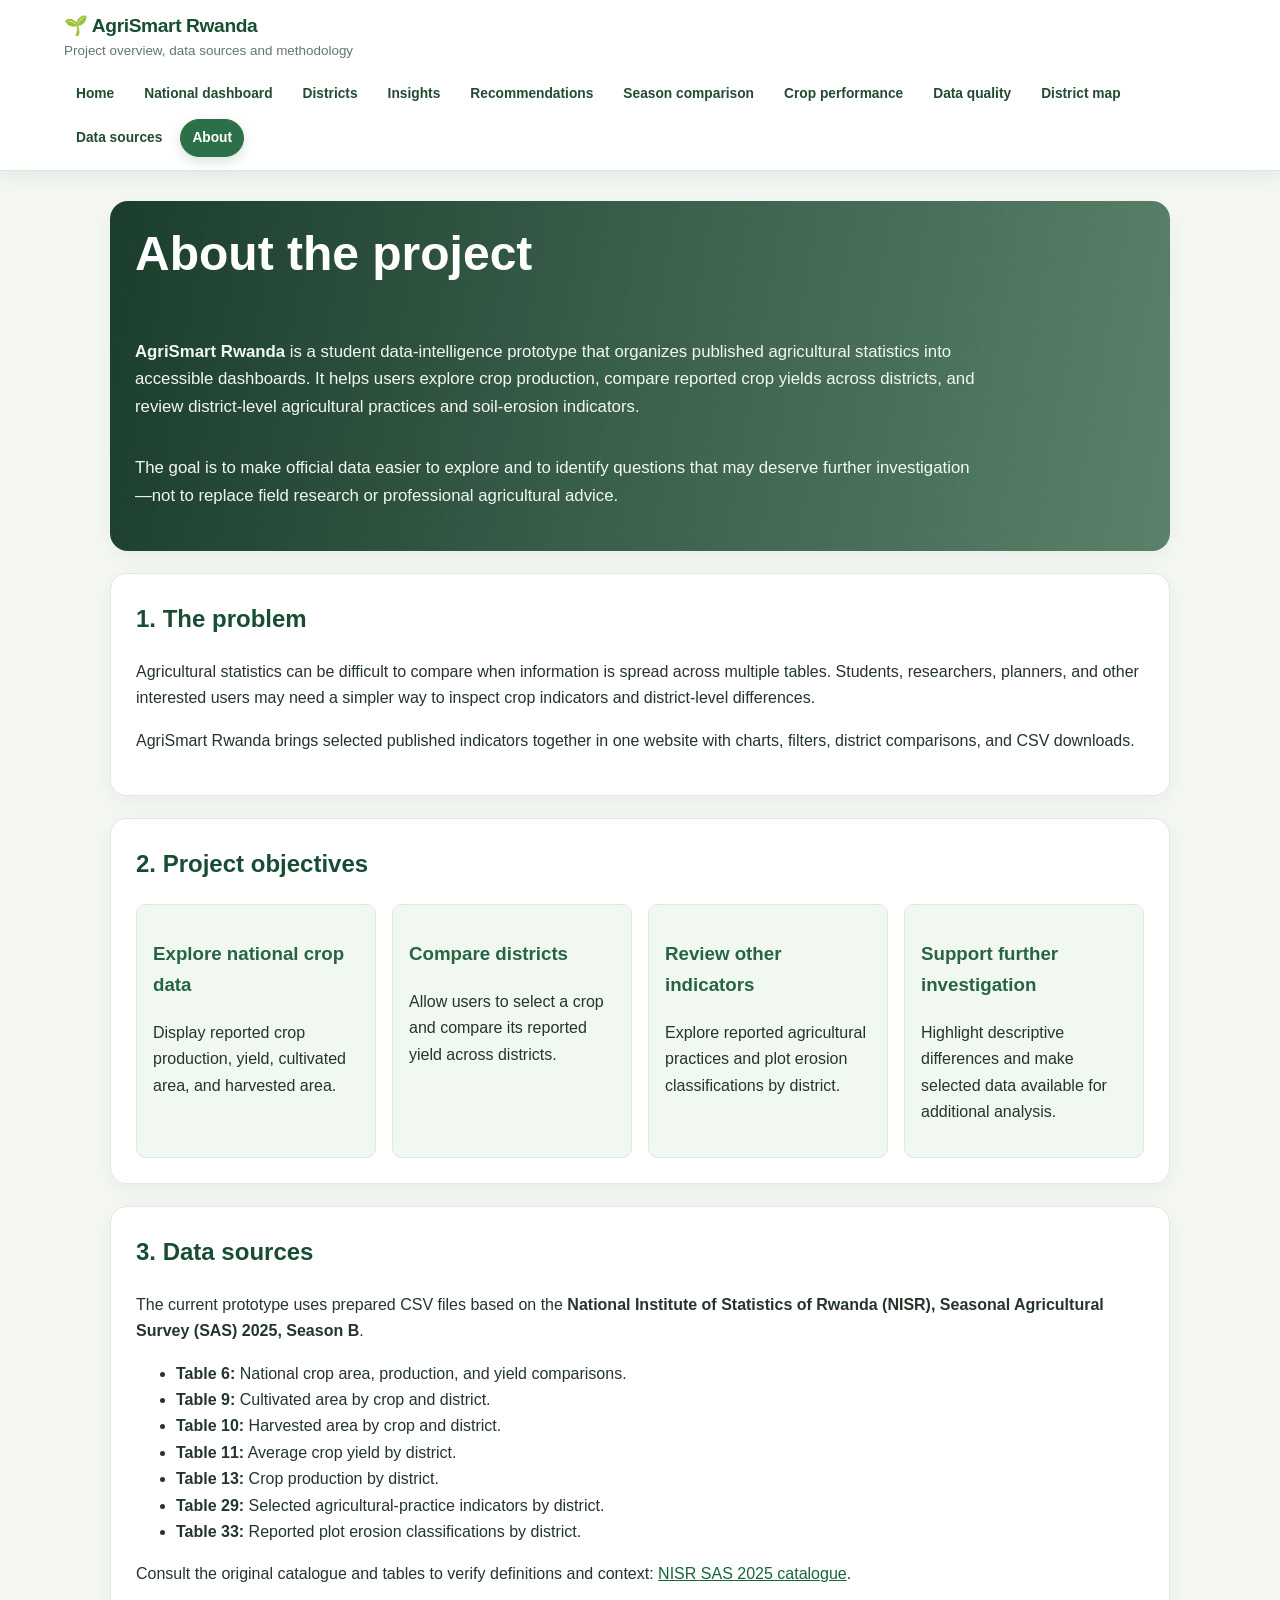
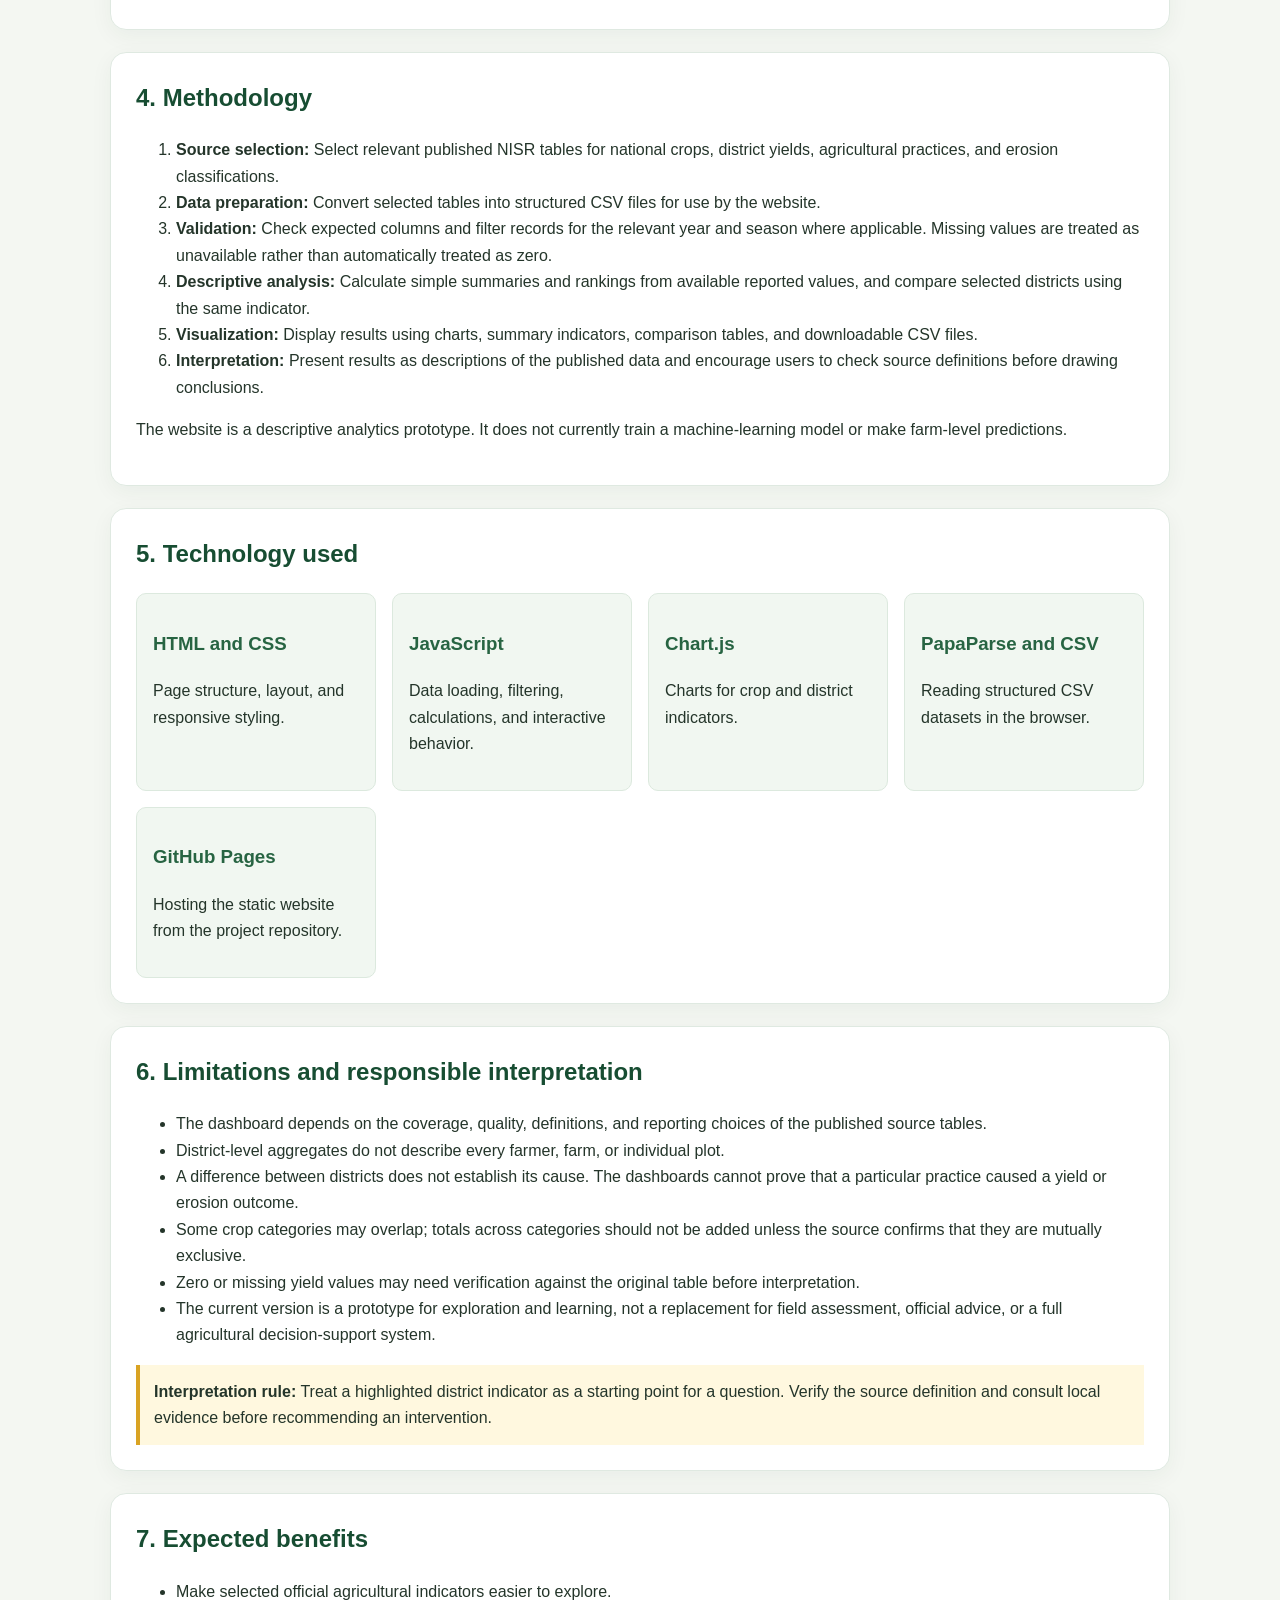
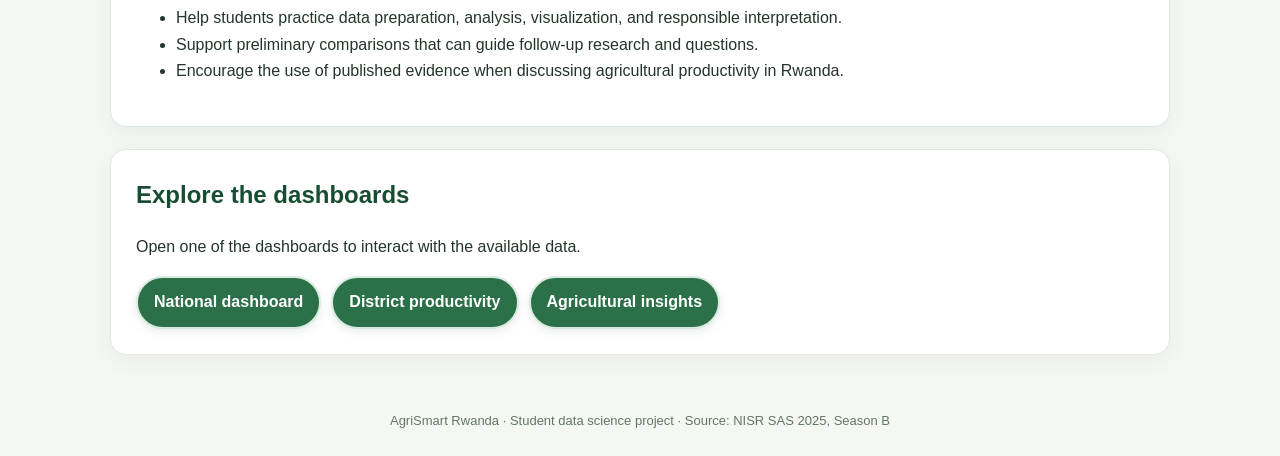
<file: about.html>
<!DOCTYPE html>
<html lang="en">
<head>
  <meta charset="UTF-8">
  <meta name="viewport" content="width=device-width, initial-scale=1.0">
  <meta name="description" content="Project overview, methodology, data sources, and limitations for AgriSmart Rwanda.">
  <title>Project Overview | AgriSmart Rwanda</title>
  <style>
    * { box-sizing: border-box; }
    html { scroll-behavior: smooth; }
    body { margin: 0; font-family: Arial, sans-serif; background: #f4f7f2; color: #24352a; line-height: 1.65; }
    header { position: sticky; top: 0; z-index: 20; background: rgba(255,255,255,.96); color: #174d32; padding: 16px 7%; box-shadow: 0 4px 18px #183c2014; backdrop-filter: blur(12px); }
    header h1 { margin: 0 0 4px; }
    header p { margin: 0; color: #52695a; }
    main { max-width: 1100px; margin: 30px auto; padding: 0 20px; }
    .card { background: white; border: 1px solid #e0e9e1; border-radius: 16px; padding: 25px; margin-bottom: 22px; box-shadow: 0 6px 22px #183c200d; transition: transform .25s ease, box-shadow .25s ease; animation: rise-in .65s both; }
    .card:hover { transform: translateY(-3px); box-shadow: 0 12px 28px #183c2017; }
    .hero { min-height: 330px; display: flex; flex-direction: column; justify-content: center; border: 0; color: white; background: linear-gradient(100deg, rgba(9,45,27,.92), rgba(16,74,42,.68)), url('https://images.unsplash.com/photo-1500382017468-9049fed747ef?auto=format&fit=crop&w=1800&q=85') center/cover; overflow: hidden; }
    .hero h2 { color: #fff; font-size: clamp(2rem, 4vw, 3rem); line-height: 1.15; }
    .hero p { max-width: 850px; font-size: 1.05rem; color: #f1f8f2; }
    h2 { color: #174d32; margin-top: 0; }
    h3 { color: #276442; }
    .nav-buttons { display: flex; flex-wrap: wrap; gap: 10px; margin-top: 16px; }
    .nav-buttons a { display: inline-flex; align-items: center; justify-content: center; padding: 11px 16px; border: 2px solid #d9ebdf; border-radius: 999px; background: #2b7049; color: #fff; font-weight: 700; text-decoration: none; box-shadow: 0 3px 8px #174d3218; transition: background .2s ease, transform .2s ease, box-shadow .2s ease; }
    .nav-buttons a:hover:not([aria-disabled="true"]), .nav-buttons a:focus-visible:not([aria-disabled="true"]) { background: #39845a; transform: translateY(-1px); }
    .nav-buttons a[aria-disabled="true"] { background: #e1e8e2; color: #536359; border-color: #e1e8e2; cursor: not-allowed; opacity: .85; pointer-events: none; }
    .grid { display: grid; grid-template-columns: repeat(auto-fit, minmax(230px, 1fr)); gap: 16px; }
    .mini-card { transition: transform .22s ease, border-color .22s ease, box-shadow .22s ease; }
    .mini-card:hover { transform: translateY(-4px); border-color: #a9cdb1; box-shadow: 0 8px 18px #183c2010; }
    @keyframes rise-in { from { opacity: 0; transform: translateY(14px); } to { opacity: 1; transform: translateY(0); } }
    .mini-card { background: #f1f7f1; border: 1px solid #dce9de; border-radius: 10px; padding: 16px; }
    .notice { background: #fff8df; border-left: 4px solid #d9a323; padding: 14px; }
    a { color: #17643e; }
    footer { text-align: center; padding: 25px; color: #657469; font-size: 13px; }
    .nav-buttons a[aria-current="page"] { background: #e1e8e2; color: #536359; border-color: #e1e8e2; }
    a:focus-visible { outline: 3px solid #e4b744; outline-offset: 3px; }
    @media (max-width: 600px) {
      header { position: relative; padding: 20px; }
      .nav-buttons { display: grid; grid-template-columns: repeat(2, minmax(0, 1fr)); }
      .nav-buttons a { text-align: center; padding: 10px 8px; font-size: .88rem; }
      main { margin: 18px auto; padding: 0 12px; }
      .card { padding: 18px; border-radius: 13px; }
      .hero { min-height: 360px; }
    }
    @media (prefers-reduced-motion: reduce) {
      html { scroll-behavior: auto; }
      *, *::before, *::after { animation-duration: .01ms !important; animation-iteration-count: 1 !important; transition-duration: .01ms !important; }
    }
  </style>
  <link rel="stylesheet" href="./site-theme.css">
</head>
<body>
  <header>
    <div class="agri-header-inner">
      <div class="agri-brand-block">
        <div class="agri-brand">🌱 AgriSmart Rwanda</div>
        <div class="agri-subtitle">Project overview, data sources and methodology</div>
      </div>
      <nav class="agri-nav" aria-label="Main navigation">
        <a href="./index.html">Home</a>
        <a href="./national-dashboard.html">National dashboard</a>
        <a href="./districts.html">Districts</a>
        <a href="./insights.html">Insights</a>
        <a href="./recommendations.html">Recommendations</a>
        <a href="./season-comparison.html">Season comparison</a>
        <a href="./crop-performance.html">Crop performance</a>
        <a href="./data-quality.html">Data quality</a>
        <a href="./district-map.html">District map</a>
        <a href="./data-sources.html">Data sources</a>
        <a href="./about.html" aria-current="page">About</a>
      </nav>
    </div>
  </header>

  <main>
    <section class="card hero">
      <h2>About the project</h2>
      <p><strong>AgriSmart Rwanda</strong> is a student data-intelligence prototype that organizes published agricultural statistics into accessible dashboards. It helps users explore crop production, compare reported crop yields across districts, and review district-level agricultural practices and soil-erosion indicators.</p>
      <p>The goal is to make official data easier to explore and to identify questions that may deserve further investigation—not to replace field research or professional agricultural advice.</p>
    </section>

    <section class="card">
      <h2>1. The problem</h2>
      <p>Agricultural statistics can be difficult to compare when information is spread across multiple tables. Students, researchers, planners, and other interested users may need a simpler way to inspect crop indicators and district-level differences.</p>
      <p>AgriSmart Rwanda brings selected published indicators together in one website with charts, filters, district comparisons, and CSV downloads.</p>
    </section>

    <section class="card">
      <h2>2. Project objectives</h2>
      <div class="grid">
        <div class="mini-card"><h3>Explore national crop data</h3><p>Display reported crop production, yield, cultivated area, and harvested area.</p></div>
        <div class="mini-card"><h3>Compare districts</h3><p>Allow users to select a crop and compare its reported yield across districts.</p></div>
        <div class="mini-card"><h3>Review other indicators</h3><p>Explore reported agricultural practices and plot erosion classifications by district.</p></div>
        <div class="mini-card"><h3>Support further investigation</h3><p>Highlight descriptive differences and make selected data available for additional analysis.</p></div>
      </div>
    </section>

    <section class="card">
      <h2>3. Data sources</h2>
      <p>The current prototype uses prepared CSV files based on the <strong>National Institute of Statistics of Rwanda (NISR), Seasonal Agricultural Survey (SAS) 2025, Season B</strong>.</p>
      <ul>
        <li><strong>Table 6:</strong> National crop area, production, and yield comparisons.</li>
        <li><strong>Table 9:</strong> Cultivated area by crop and district.</li>
        <li><strong>Table 10:</strong> Harvested area by crop and district.</li>
        <li><strong>Table 11:</strong> Average crop yield by district.</li>
        <li><strong>Table 13:</strong> Crop production by district.</li>
        <li><strong>Table 29:</strong> Selected agricultural-practice indicators by district.</li>
        <li><strong>Table 33:</strong> Reported plot erosion classifications by district.</li>
      </ul>
      <p>Consult the original catalogue and tables to verify definitions and context: <a href="https://microdatabk.statistics.gov.rw/catalog/124" target="_blank" rel="noopener noreferrer">NISR SAS 2025 catalogue</a>.</p>
    </section>

    <section class="card">
      <h2>4. Methodology</h2>
      <ol>
        <li><strong>Source selection:</strong> Select relevant published NISR tables for national crops, district yields, agricultural practices, and erosion classifications.</li>
        <li><strong>Data preparation:</strong> Convert selected tables into structured CSV files for use by the website.</li>
        <li><strong>Validation:</strong> Check expected columns and filter records for the relevant year and season where applicable. Missing values are treated as unavailable rather than automatically treated as zero.</li>
        <li><strong>Descriptive analysis:</strong> Calculate simple summaries and rankings from available reported values, and compare selected districts using the same indicator.</li>
        <li><strong>Visualization:</strong> Display results using charts, summary indicators, comparison tables, and downloadable CSV files.</li>
        <li><strong>Interpretation:</strong> Present results as descriptions of the published data and encourage users to check source definitions before drawing conclusions.</li>
      </ol>
      <p>The website is a descriptive analytics prototype. It does not currently train a machine-learning model or make farm-level predictions.</p>
    </section>

    <section class="card">
      <h2>5. Technology used</h2>
      <div class="grid">
        <div class="mini-card"><h3>HTML and CSS</h3><p>Page structure, layout, and responsive styling.</p></div>
        <div class="mini-card"><h3>JavaScript</h3><p>Data loading, filtering, calculations, and interactive behavior.</p></div>
        <div class="mini-card"><h3>Chart.js</h3><p>Charts for crop and district indicators.</p></div>
        <div class="mini-card"><h3>PapaParse and CSV</h3><p>Reading structured CSV datasets in the browser.</p></div>
        <div class="mini-card"><h3>GitHub Pages</h3><p>Hosting the static website from the project repository.</p></div>
      </div>
    </section>

    <section class="card">
      <h2>6. Limitations and responsible interpretation</h2>
      <ul>
        <li>The dashboard depends on the coverage, quality, definitions, and reporting choices of the published source tables.</li>
        <li>District-level aggregates do not describe every farmer, farm, or individual plot.</li>
        <li>A difference between districts does not establish its cause. The dashboards cannot prove that a particular practice caused a yield or erosion outcome.</li>
        <li>Some crop categories may overlap; totals across categories should not be added unless the source confirms that they are mutually exclusive.</li>
        <li>Zero or missing yield values may need verification against the original table before interpretation.</li>
        <li>The current version is a prototype for exploration and learning, not a replacement for field assessment, official advice, or a full agricultural decision-support system.</li>
      </ul>
      <div class="notice"><strong>Interpretation rule:</strong> Treat a highlighted district indicator as a starting point for a question. Verify the source definition and consult local evidence before recommending an intervention.</div>
    </section>

    <section class="card">
      <h2>7. Expected benefits</h2>
      <ul>
        <li>Make selected official agricultural indicators easier to explore.</li>
        <li>Help students practice data preparation, analysis, visualization, and responsible interpretation.</li>
        <li>Support preliminary comparisons that can guide follow-up research and questions.</li>
        <li>Encourage the use of published evidence when discussing agricultural productivity in Rwanda.</li>
      </ul>
    </section>

    <section class="card">
      <h2>Explore the dashboards</h2>
      <p>Open one of the dashboards to interact with the available data.</p>
      <nav class="nav-buttons" aria-label="Dashboard links">
        <a href="./national-dashboard.html">National dashboard</a>
        <a href="./districts.html">District productivity</a>
        <a href="./insights.html">Agricultural insights</a>
      </nav>
    </section>
  </main>
  <footer>AgriSmart Rwanda · Student data science project · Source: NISR SAS 2025, Season B</footer>
  <script>
    (() => {
      const currentPage = window.location.pathname.split("/").pop() || "index.html";
      document.querySelectorAll(".nav-buttons a[href]").forEach(link => {
        const targetPage = link.getAttribute("href").split("/").pop().split("?")[0];
        if (targetPage === currentPage) {
          link.setAttribute("aria-current", "page");
          link.setAttribute("aria-disabled", "true");
          link.setAttribute("tabindex", "-1");
          link.addEventListener("click", event => event.preventDefault());
        }
      });
    })();
  </script>
</body>
</html>
</file>
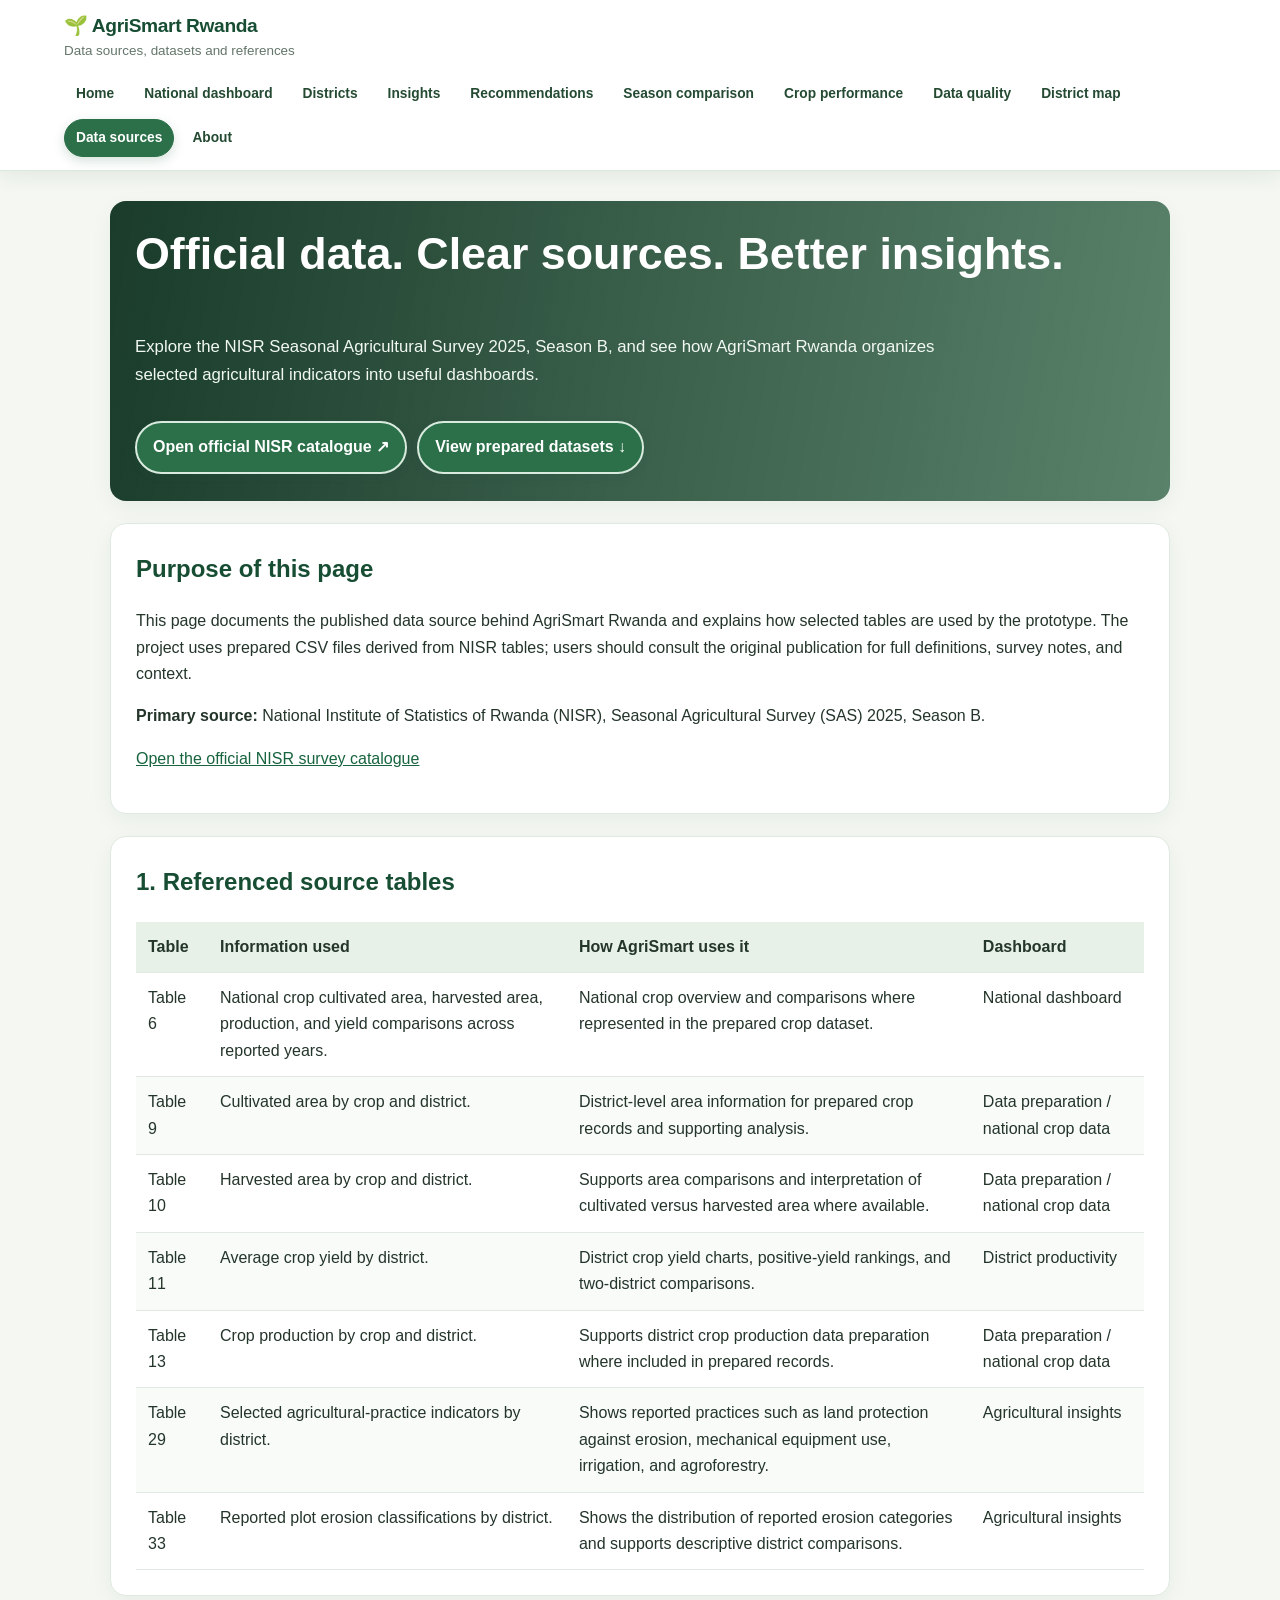
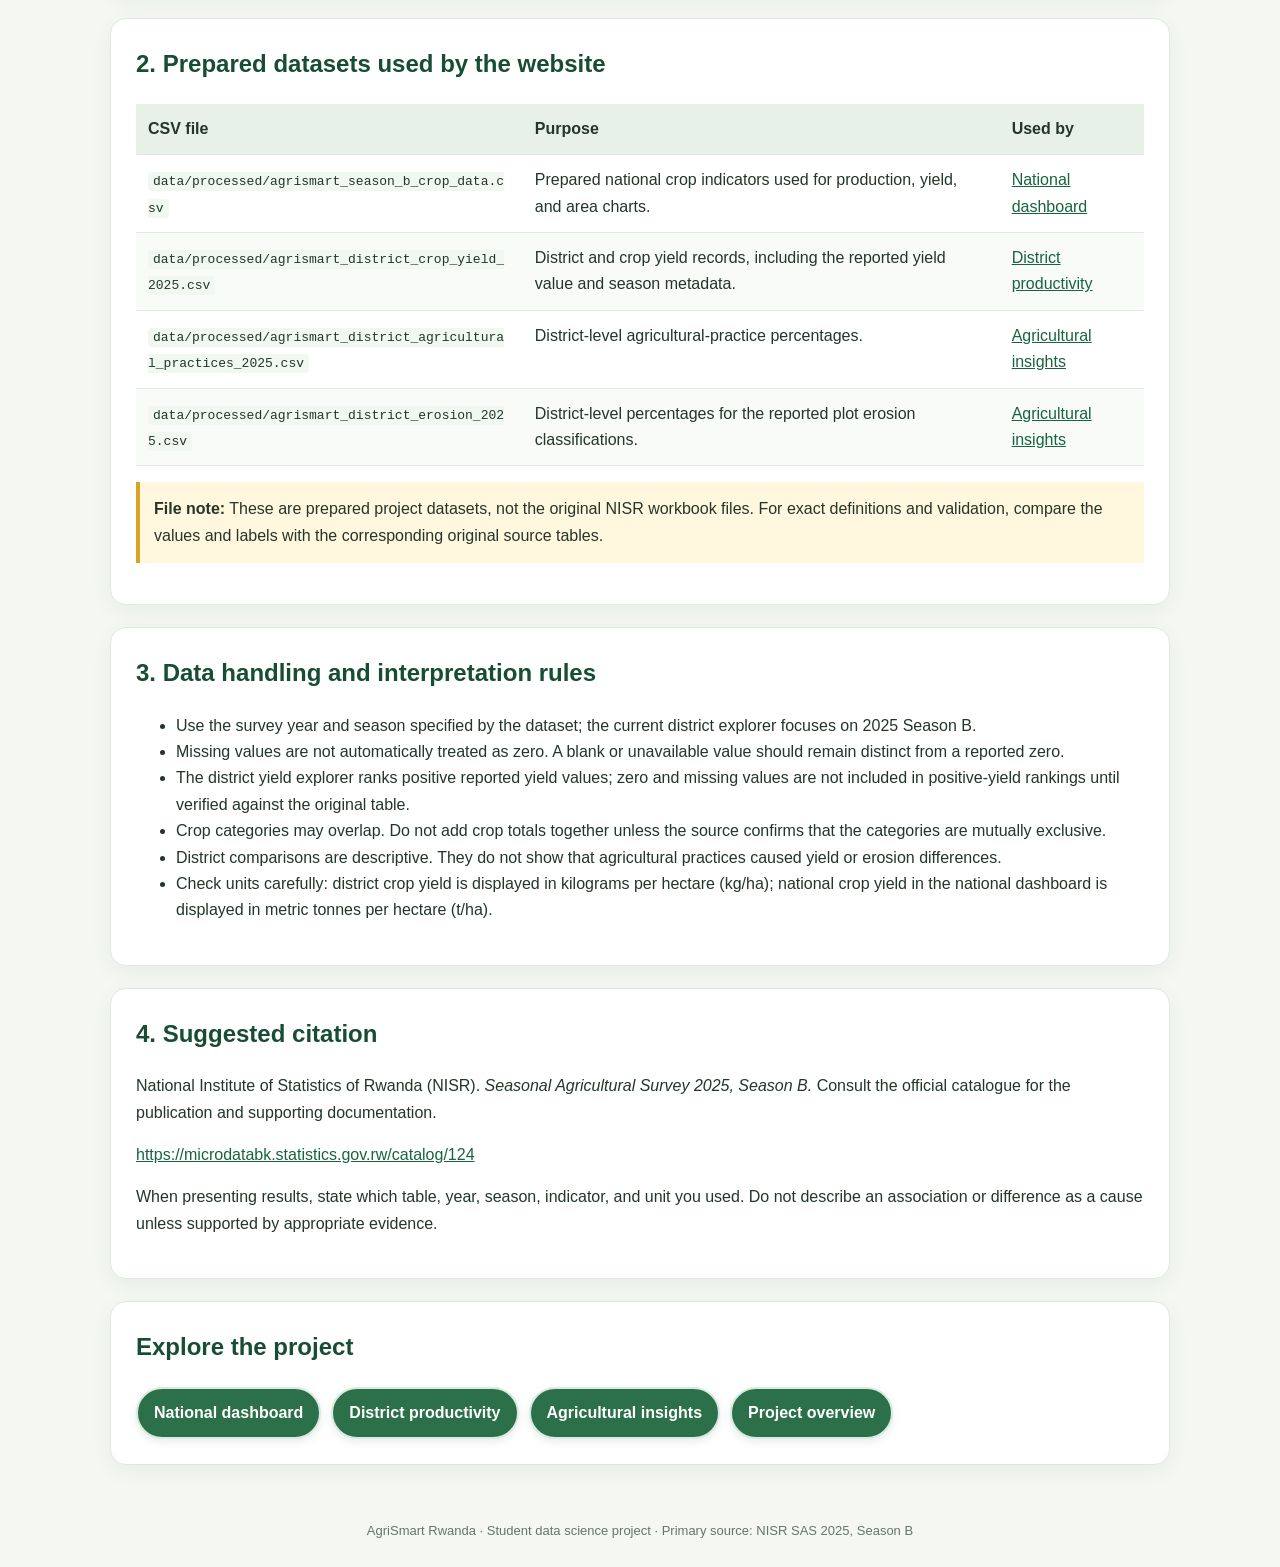
<file: data-sources.html>
<!DOCTYPE html>
<html lang="en">
<head>
  <meta charset="UTF-8">
  <meta name="viewport" content="width=device-width, initial-scale=1.0">
  <meta name="description" content="Data sources, table references, dataset files, and interpretation notes for AgriSmart Rwanda.">
  <title>Data Sources | AgriSmart Rwanda</title>
  <style>
    * { box-sizing: border-box; }
    html { scroll-behavior: smooth; }
    body { margin: 0; font-family: Arial, sans-serif; background: #f4f7f2; color: #24352a; line-height: 1.65; }
    header { position: sticky; top: 0; z-index: 20; background: rgba(255,255,255,.96); color: #174d32; padding: 16px 7%; box-shadow: 0 4px 18px #183c2014; backdrop-filter: blur(12px); }
    header h1 { margin: 0 0 4px; }
    header p { margin: 0; color: #52695a; }
    main { max-width: 1100px; margin: 30px auto; padding: 0 20px; }
    .card { background: white; border: 1px solid #e0e9e1; border-radius: 16px; padding: 25px; margin-bottom: 22px; box-shadow: 0 6px 22px #183c200d; transition: transform .25s ease, box-shadow .25s ease; animation: rise-in .65s both; }
    .card:hover { transform: translateY(-3px); box-shadow: 0 12px 28px #183c2017; }
    .source-hero { min-height: 300px; display: flex; flex-direction: column; justify-content: center; color: white; border: 0; background: linear-gradient(100deg, rgba(9,45,27,.93), rgba(16,74,42,.68)), url('https://images.unsplash.com/photo-1500382017468-9049fed747ef?auto=format&fit=crop&w=1800&q=85') center/cover; }
    .source-hero h2 { color: white; font-size: clamp(2rem, 4vw, 2.8rem); line-height: 1.15; }
    .source-hero p { max-width: 850px; color: #f1f8f2; font-size: 1.05rem; }
    h2 { color: #174d32; margin-top: 0; }
    h3 { color: #276442; }
    .nav-buttons { display: flex; flex-wrap: wrap; gap: 10px; margin-top: 16px; }
    .nav-buttons a { display: inline-flex; align-items: center; justify-content: center; padding: 11px 16px; border: 2px solid #d9ebdf; border-radius: 999px; background: #2b7049; color: #fff; font-weight: 700; text-decoration: none; box-shadow: 0 3px 8px #174d3218; transition: background .2s ease, transform .2s ease, box-shadow .2s ease; }
    .nav-buttons a:hover:not([aria-disabled="true"]), .nav-buttons a:focus-visible:not([aria-disabled="true"]) { background: #39845a; transform: translateY(-2px); box-shadow: 0 7px 14px #174d3224; }
    .nav-buttons a[aria-disabled="true"] { background: #e1e8e2; color: #536359; border-color: #e1e8e2; cursor: not-allowed; opacity: .85; pointer-events: none; }
    .table-wrap { overflow-x: auto; }
    table { width: 100%; border-collapse: collapse; min-width: 680px; }
    th, td { padding: 12px; text-align: left; vertical-align: top; border-bottom: 1px solid #e1e9e2; }
    th { background: #e7f1e8; color: #24352a; }
    tbody tr:nth-child(even) { background: #f8fbf8; }
    tbody tr:hover { background: #edf6ee; }
    @keyframes rise-in { from { opacity: 0; transform: translateY(14px); } to { opacity: 1; transform: translateY(0); } }
    code { background: #f1f7f1; padding: 2px 5px; border-radius: 4px; overflow-wrap: anywhere; }
    .notice { background: #fff8df; border-left: 4px solid #d9a323; padding: 14px; }
    a { color: #17643e; }
    footer { text-align: center; padding: 25px; color: #657469; font-size: 13px; }
    .nav-buttons a[aria-current="page"] { background: #e1e8e2; color: #536359; border-color: #e1e8e2; }
    a:focus-visible { outline: 3px solid #e4b744; outline-offset: 3px; }
    @media (max-width: 600px) {
      header { position: relative; padding: 20px; }
      .nav-buttons { display: grid; grid-template-columns: repeat(2, minmax(0, 1fr)); }
      .nav-buttons a { text-align: center; padding: 10px 8px; font-size: .88rem; }
      main { margin: 18px auto; padding: 0 12px; }
      .card { padding: 18px; border-radius: 13px; }
      .source-hero { min-height: 330px; }
      table { min-width: 640px; }
    }
    @media (prefers-reduced-motion: reduce) {
      html { scroll-behavior: auto; }
      *, *::before, *::after { animation-duration: .01ms !important; animation-iteration-count: 1 !important; transition-duration: .01ms !important; }
    }
  </style>
  <link rel="stylesheet" href="./site-theme.css">
</head>
<body>
  <header>
    <div class="agri-header-inner">
      <div class="agri-brand-block">
        <div class="agri-brand">🌱 AgriSmart Rwanda</div>
        <div class="agri-subtitle">Data sources, datasets and references</div>
      </div>
      <nav class="agri-nav" aria-label="Main navigation">
        <a href="./index.html">Home</a>
        <a href="./national-dashboard.html">National dashboard</a>
        <a href="./districts.html">Districts</a>
        <a href="./insights.html">Insights</a>
        <a href="./recommendations.html">Recommendations</a>
        <a href="./season-comparison.html">Season comparison</a>
        <a href="./crop-performance.html">Crop performance</a>
        <a href="./data-quality.html">Data quality</a>
        <a href="./district-map.html">District map</a>
        <a href="./data-sources.html" aria-current="page">Data sources</a>
        <a href="./about.html">About</a>
      </nav>
    </div>
  </header>
  <main>
    <section class="card source-hero">
      <h2>Official data. Clear sources. Better insights.</h2>
      <p>Explore the NISR Seasonal Agricultural Survey 2025, Season B, and see how AgriSmart Rwanda organizes selected agricultural indicators into useful dashboards.</p>
      <nav class="nav-buttons" aria-label="Quick links">
        <a href="https://microdatabk.statistics.gov.rw/catalog/124" target="_blank" rel="noopener noreferrer">Open official NISR catalogue ↗</a>
        <a href="#prepared-datasets">View prepared datasets ↓</a>
      </nav>
    </section>
    <section class="card">
      <h2>Purpose of this page</h2>
      <p>This page documents the published data source behind AgriSmart Rwanda and explains how selected tables are used by the prototype. The project uses prepared CSV files derived from NISR tables; users should consult the original publication for full definitions, survey notes, and context.</p>
      <p><strong>Primary source:</strong> National Institute of Statistics of Rwanda (NISR), Seasonal Agricultural Survey (SAS) 2025, Season B.</p>
      <p><a href="https://microdatabk.statistics.gov.rw/catalog/124" target="_blank" rel="noopener noreferrer">Open the official NISR survey catalogue</a></p>
    </section>

    <section class="card">
      <h2>1. Referenced source tables</h2>
      <div class="table-wrap">
        <table>
          <thead><tr><th>Table</th><th>Information used</th><th>How AgriSmart uses it</th><th>Dashboard</th></tr></thead>
          <tbody>
            <tr><td>Table 6</td><td>National crop cultivated area, harvested area, production, and yield comparisons across reported years.</td><td>National crop overview and comparisons where represented in the prepared crop dataset.</td><td>National dashboard</td></tr>
            <tr><td>Table 9</td><td>Cultivated area by crop and district.</td><td>District-level area information for prepared crop records and supporting analysis.</td><td>Data preparation / national crop data</td></tr>
            <tr><td>Table 10</td><td>Harvested area by crop and district.</td><td>Supports area comparisons and interpretation of cultivated versus harvested area where available.</td><td>Data preparation / national crop data</td></tr>
            <tr><td>Table 11</td><td>Average crop yield by district.</td><td>District crop yield charts, positive-yield rankings, and two-district comparisons.</td><td>District productivity</td></tr>
            <tr><td>Table 13</td><td>Crop production by crop and district.</td><td>Supports district crop production data preparation where included in prepared records.</td><td>Data preparation / national crop data</td></tr>
            <tr><td>Table 29</td><td>Selected agricultural-practice indicators by district.</td><td>Shows reported practices such as land protection against erosion, mechanical equipment use, irrigation, and agroforestry.</td><td>Agricultural insights</td></tr>
            <tr><td>Table 33</td><td>Reported plot erosion classifications by district.</td><td>Shows the distribution of reported erosion categories and supports descriptive district comparisons.</td><td>Agricultural insights</td></tr>
          </tbody>
        </table>
      </div>
    </section>

    <section class="card" id="prepared-datasets">
      <h2>2. Prepared datasets used by the website</h2>
      <div class="table-wrap">
        <table>
          <thead><tr><th>CSV file</th><th>Purpose</th><th>Used by</th></tr></thead>
          <tbody>
            <tr><td><code>data/processed/agrismart_season_b_crop_data.csv</code></td><td>Prepared national crop indicators used for production, yield, and area charts.</td><td><a href="./national-dashboard.html">National dashboard</a></td></tr>
            <tr><td><code>data/processed/agrismart_district_crop_yield_2025.csv</code></td><td>District and crop yield records, including the reported yield value and season metadata.</td><td><a href="./districts.html">District productivity</a></td></tr>
            <tr><td><code>data/processed/agrismart_district_agricultural_practices_2025.csv</code></td><td>District-level agricultural-practice percentages.</td><td><a href="./insights.html">Agricultural insights</a></td></tr>
            <tr><td><code>data/processed/agrismart_district_erosion_2025.csv</code></td><td>District-level percentages for the reported plot erosion classifications.</td><td><a href="./insights.html">Agricultural insights</a></td></tr>
          </tbody>
        </table>
      </div>
      <p class="notice"><strong>File note:</strong> These are prepared project datasets, not the original NISR workbook files. For exact definitions and validation, compare the values and labels with the corresponding original source tables.</p>
    </section>

    <section class="card">
      <h2>3. Data handling and interpretation rules</h2>
      <ul>
        <li>Use the survey year and season specified by the dataset; the current district explorer focuses on 2025 Season B.</li>
        <li>Missing values are not automatically treated as zero. A blank or unavailable value should remain distinct from a reported zero.</li>
        <li>The district yield explorer ranks positive reported yield values; zero and missing values are not included in positive-yield rankings until verified against the original table.</li>
        <li>Crop categories may overlap. Do not add crop totals together unless the source confirms that the categories are mutually exclusive.</li>
        <li>District comparisons are descriptive. They do not show that agricultural practices caused yield or erosion differences.</li>
        <li>Check units carefully: district crop yield is displayed in kilograms per hectare (kg/ha); national crop yield in the national dashboard is displayed in metric tonnes per hectare (t/ha).</li>
      </ul>
    </section>

    <section class="card">
      <h2>4. Suggested citation</h2>
      <p>National Institute of Statistics of Rwanda (NISR). <em>Seasonal Agricultural Survey 2025, Season B.</em> Consult the official catalogue for the publication and supporting documentation.</p>
      <p><a href="https://microdatabk.statistics.gov.rw/catalog/124" target="_blank" rel="noopener noreferrer">https://microdatabk.statistics.gov.rw/catalog/124</a></p>
      <p>When presenting results, state which table, year, season, indicator, and unit you used. Do not describe an association or difference as a cause unless supported by appropriate evidence.</p>
    </section>
    <section class="card">
      <h2>Explore the project</h2>
      <nav class="nav-buttons" aria-label="Dashboard links">
        <a href="./national-dashboard.html">National dashboard</a>
        <a href="./districts.html">District productivity</a>
        <a href="./insights.html">Agricultural insights</a>
        <a href="./about.html">Project overview</a>
      </nav>
    </section>
  </main>
  <footer>AgriSmart Rwanda · Student data science project · Primary source: NISR SAS 2025, Season B</footer>
  <script>
    (() => {
      const currentPage = window.location.pathname.split("/").pop() || "index.html";
      document.querySelectorAll(".nav-buttons a[href]").forEach(link => {
        const targetPage = link.getAttribute("href").split("/").pop().split("?")[0];
        if (targetPage === currentPage) {
          link.setAttribute("aria-current", "page");
          link.setAttribute("aria-disabled", "true");
          link.setAttribute("tabindex", "-1");
          link.addEventListener("click", event => event.preventDefault());
        }
      });
    })();
  </script>
</body>
</html>
</file>
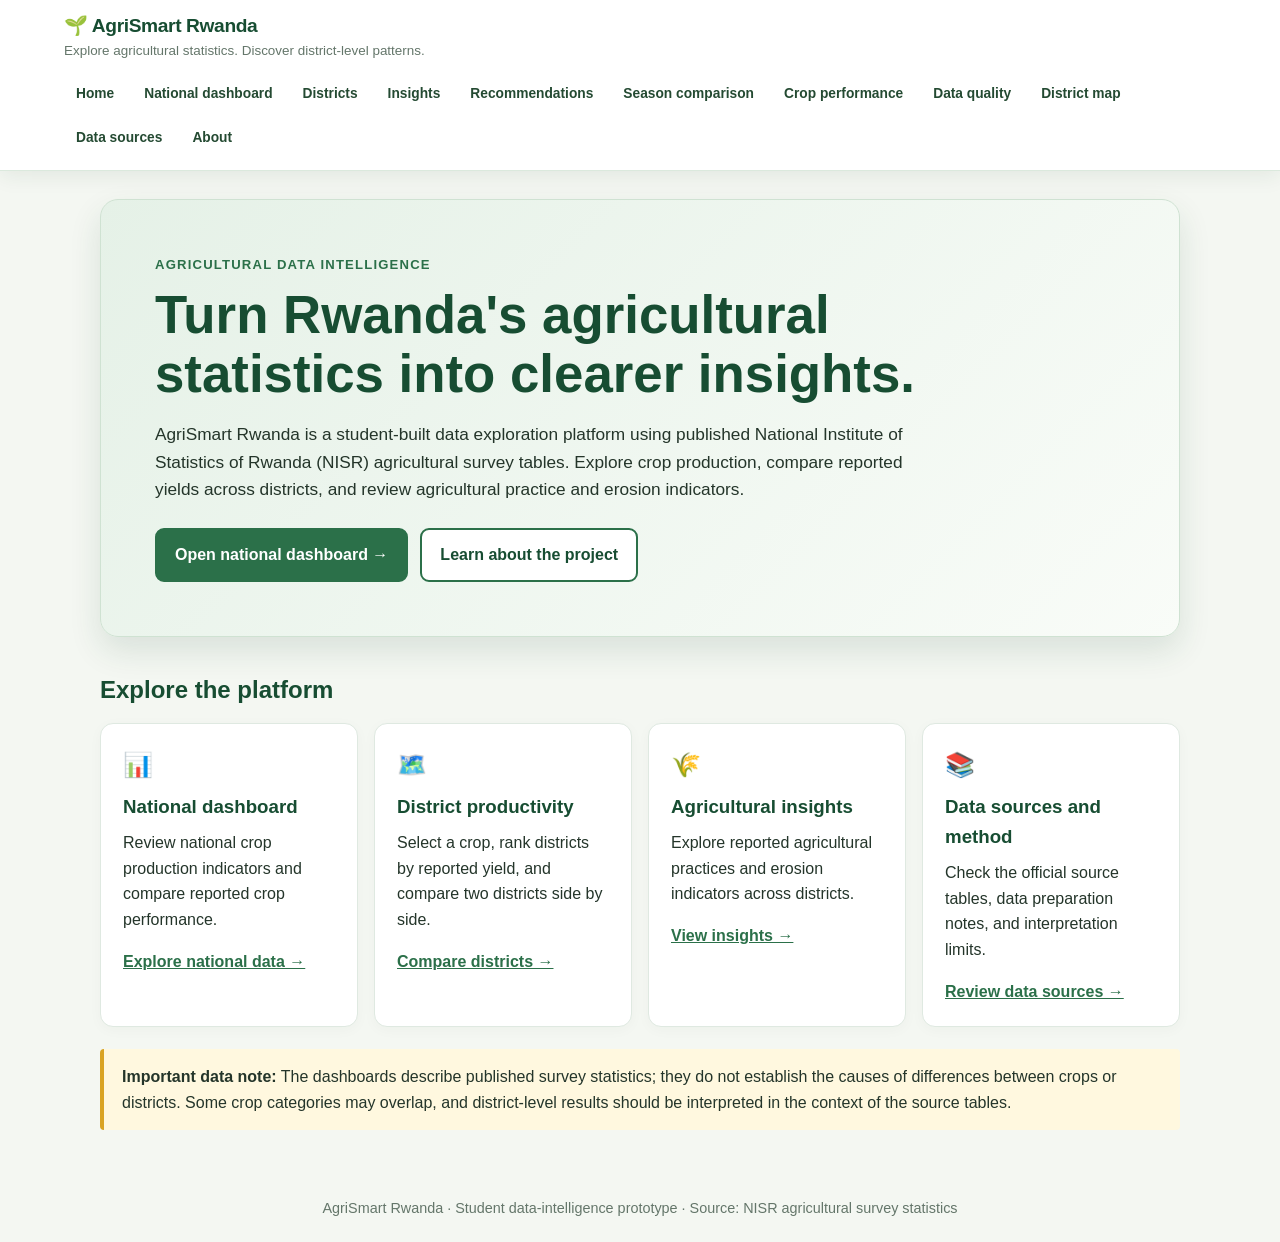
<file: home.html>
<!DOCTYPE html>
<html lang="en">
<head>
  <meta charset="UTF-8">
  <meta name="viewport" content="width=device-width, initial-scale=1.0">
  <meta name="description" content="Explore Rwanda's published agricultural statistics with AgriSmart Rwanda's crop and district dashboards.">
  <title>AgriSmart Rwanda | Agricultural Intelligence</title>
  <style>
    * { box-sizing: border-box; }
    :root { --green: #174d32; --green2: #2b7049; --light: #e5f1e7; --ink: #24352a; }
    body { margin: 0; font-family: Arial, sans-serif; background: #f4f7f2; color: var(--ink); line-height: 1.6; }
    header { background: var(--green); color: white; padding: 22px 7%; }
    .brand { font-size: 1.35rem; font-weight: 700; }
    header p { color: #d9ebdf; margin: 4px 0 0; }
    main { max-width: 1120px; margin: 0 auto; padding: 28px 20px 45px; }
    .hero { background: linear-gradient(135deg, #e5f1e7, #f9fcf8); border: 1px solid #cfe2d2; border-radius: 18px; padding: clamp(24px, 5vw, 54px); }
    .eyebrow { color: var(--green2); font-size: .82rem; font-weight: 700; letter-spacing: .09em; text-transform: uppercase; }
    h1 { color: var(--green); font-size: clamp(2rem, 5vw, 3.3rem); line-height: 1.12; margin: 10px 0 18px; max-width: 780px; }
    .hero p { max-width: 760px; font-size: 1.08rem; }
    .actions { display: flex; flex-wrap: wrap; gap: 12px; margin-top: 24px; }
    .btn { display: inline-flex; align-items: center; justify-content: center; padding: 12px 18px; border-radius: 9px; font-weight: 700; text-decoration: none; border: 2px solid var(--green2); }
    .btn.primary { color: white; background: var(--green2); }
    .btn.secondary { color: var(--green); background: white; }
    .btn:hover, .btn:focus-visible { filter: brightness(1.08); outline-offset: 3px; }
    .section-title { margin: 34px 0 14px; color: var(--green); }
    .grid { display: grid; grid-template-columns: repeat(auto-fit, minmax(220px, 1fr)); gap: 16px; }
    .card { background: white; border: 1px solid #e0e9e1; border-radius: 13px; padding: 22px; box-shadow: 0 3px 14px #183c2008; }
    .card h3 { color: var(--green); margin: 0 0 8px; }
    .card p { margin: 0 0 16px; }
    .card a { color: var(--green2); font-weight: 700; }
    .number { font-size: 1.5rem; margin-bottom: 8px; }
    .notice { margin-top: 22px; background: #fff8df; border-left: 4px solid #d9a323; padding: 15px 18px; border-radius: 4px; }
    footer { text-align: center; padding: 22px; color: #657469; font-size: .9rem; }
    @media (max-width: 600px) { header { padding: 20px; } main { padding: 18px 14px 32px; } .hero { border-radius: 12px; } .btn { width: 100%; } }
  </style>
  <link rel="stylesheet" href="./site-theme.css">
</head>
<body>
  <header>
    <div class="agri-header-inner">
      <div class="agri-brand-block">
        <div class="agri-brand">🌱 AgriSmart Rwanda</div>
        <div class="agri-subtitle">Explore agricultural statistics. Discover district-level patterns.</div>
      </div>
      <nav class="agri-nav" aria-label="Main navigation">
        <a href="./index.html">Home</a>
        <a href="./national-dashboard.html">National dashboard</a>
        <a href="./districts.html">Districts</a>
        <a href="./insights.html">Insights</a>
        <a href="./recommendations.html">Recommendations</a>
        <a href="./season-comparison.html">Season comparison</a>
        <a href="./crop-performance.html">Crop performance</a>
        <a href="./data-quality.html">Data quality</a>
        <a href="./district-map.html">District map</a>
        <a href="./data-sources.html">Data sources</a>
        <a href="./about.html">About</a>
      </nav>
    </div>
  </header>
  <main>
    <section class="hero">
      <div class="eyebrow">Agricultural data intelligence</div>
      <h1>Turn Rwanda's agricultural statistics into clearer insights.</h1>
      <p>AgriSmart Rwanda is a student-built data exploration platform using published National Institute of Statistics of Rwanda (NISR) agricultural survey tables. Explore crop production, compare reported yields across districts, and review agricultural practice and erosion indicators.</p>
      <div class="actions">
        <a class="btn primary" href="./index.html">Open national dashboard →</a>
        <a class="btn secondary" href="./about.html">Learn about the project</a>
      </div>
    </section>

    <h2 class="section-title">Explore the platform</h2>
    <section class="grid" aria-label="Platform sections">
      <article class="card">
        <div class="number" aria-hidden="true">📊</div>
        <h3>National dashboard</h3>
        <p>Review national crop production indicators and compare reported crop performance.</p>
        <a href="./index.html">Explore national data →</a>
      </article>
      <article class="card">
        <div class="number" aria-hidden="true">🗺️</div>
        <h3>District productivity</h3>
        <p>Select a crop, rank districts by reported yield, and compare two districts side by side.</p>
        <a href="./districts.html">Compare districts →</a>
      </article>
      <article class="card">
        <div class="number" aria-hidden="true">🌾</div>
        <h3>Agricultural insights</h3>
        <p>Explore reported agricultural practices and erosion indicators across districts.</p>
        <a href="./insights.html">View insights →</a>
      </article>
      <article class="card">
        <div class="number" aria-hidden="true">📚</div>
        <h3>Data sources and method</h3>
        <p>Check the official source tables, data preparation notes, and interpretation limits.</p>
        <a href="./data-sources.html">Review data sources →</a>
      </article>
    </section>

    <section class="notice">
      <strong>Important data note:</strong> The dashboards describe published survey statistics; they do not establish the causes of differences between crops or districts. Some crop categories may overlap, and district-level results should be interpreted in the context of the source tables.
    </section>
  </main>
  <footer>AgriSmart Rwanda · Student data-intelligence prototype · Source: NISR agricultural survey statistics</footer>
</body>
</html>
</file>
<file: site-theme.css>
/* AgriSmart Rwanda shared visual system. Keep this file linked after page-specific styles. */
:root {
  --agri-green: #174d32;
  --agri-green-2: #2b7049;
  --agri-green-light: #e5f1e7;
  --agri-ink: #24352a;
  --agri-muted: #64766a;
  --agri-border: #dfe9e1;
  --agri-page: #f4f7f2;
}
html { scroll-behavior: smooth; }
body {
  background: var(--agri-page) !important;
  color: var(--agri-ink);
  font-family: Arial, sans-serif;
}
header {
  position: sticky !important;
  top: 0;
  z-index: 50 !important;
  padding: 13px 5% !important;
  background: rgba(255,255,255,.95) !important;
  color: var(--agri-green) !important;
  border-bottom: 1px solid #dbe9dd !important;
  box-shadow: 0 5px 20px rgba(24,60,32,.08) !important;
  backdrop-filter: blur(12px);
}
.agri-header-inner {
  max-width: 1320px;
  margin: 0 auto;
  display: flex;
  align-items: center;
  justify-content: space-between;
  flex-wrap: wrap;
  gap: 14px 22px;
}
.agri-brand { color: var(--agri-green); font-size: 1.2rem; font-weight: 800; letter-spacing: -.02em; line-height: 1.35; }
.agri-subtitle { margin-top: 3px; color: var(--agri-muted); font-size: .84rem; line-height: 1.4; }
.agri-nav { display: flex; flex-wrap: wrap; align-items: center; gap: 6px; }
.agri-nav a {
  display: inline-flex;
  align-items: center;
  justify-content: center;
  min-height: 38px;
  padding: 8px 11px;
  border: 1px solid transparent;
  border-radius: 999px;
  color: #244a32 !important;
  background: transparent;
  text-decoration: none !important;
  font-size: .86rem;
  font-weight: 700;
  line-height: 1.25;
  transition: background .2s ease, color .2s ease, transform .2s ease, box-shadow .2s ease;
}
.agri-nav a:hover, .agri-nav a:focus-visible {
  background: var(--agri-green-light) !important;
  color: var(--agri-green) !important;
  transform: translateY(-1px);
  outline-offset: 3px;
}
.agri-nav a[aria-current="page"] {
  background: var(--agri-green-2) !important;
  border-color: var(--agri-green-2) !important;
  color: #fff !important;
  box-shadow: 0 4px 12px rgba(43,112,73,.2);
}
main { width: min(1200px, 100%); margin-left: auto !important; margin-right: auto !important; }
.hero, .insights-hero {
  border-radius: 18px;
  overflow: hidden;
}
.hero:not(.card) {
  box-shadow: 0 14px 32px rgba(23,77,50,.12);
}
.card, .panel, .stat, .priority {
  border-color: var(--agri-border);
}
button, .btn, input[type="button"], input[type="submit"] {
  border-radius: 9px;
}
button:not(:disabled):hover, .btn:hover {
  filter: brightness(1.04);
}
select, input, textarea { max-width: 100%; }
:focus-visible { outline-color: #e3ad32; outline-offset: 3px; }
footer { color: var(--agri-muted); }
@media (max-width: 900px) {
  header { position: relative !important; }
  .agri-header-inner { align-items: flex-start; flex-direction: column; gap: 10px; }
  .agri-nav { width: 100%; }
}
@media (max-width: 600px) {
  header { padding: 12px 14px !important; }
  .agri-brand { font-size: 1.1rem; }
  .agri-subtitle { font-size: .8rem; }
  .agri-nav { display: grid; grid-template-columns: repeat(2, minmax(0,1fr)); gap: 6px; width: 100%; }
  .agri-nav a { min-height: 42px; padding: 7px 6px; font-size: .79rem; text-align: center; }
  .agri-nav a[aria-current="page"] { grid-column: span 2; }
}
@media (prefers-reduced-motion: reduce) {
  html { scroll-behavior: auto; }
  *, *::before, *::after { animation-duration: .01ms !important; animation-iteration-count: 1 !important; transition-duration: .01ms !important; }
}
</file>
